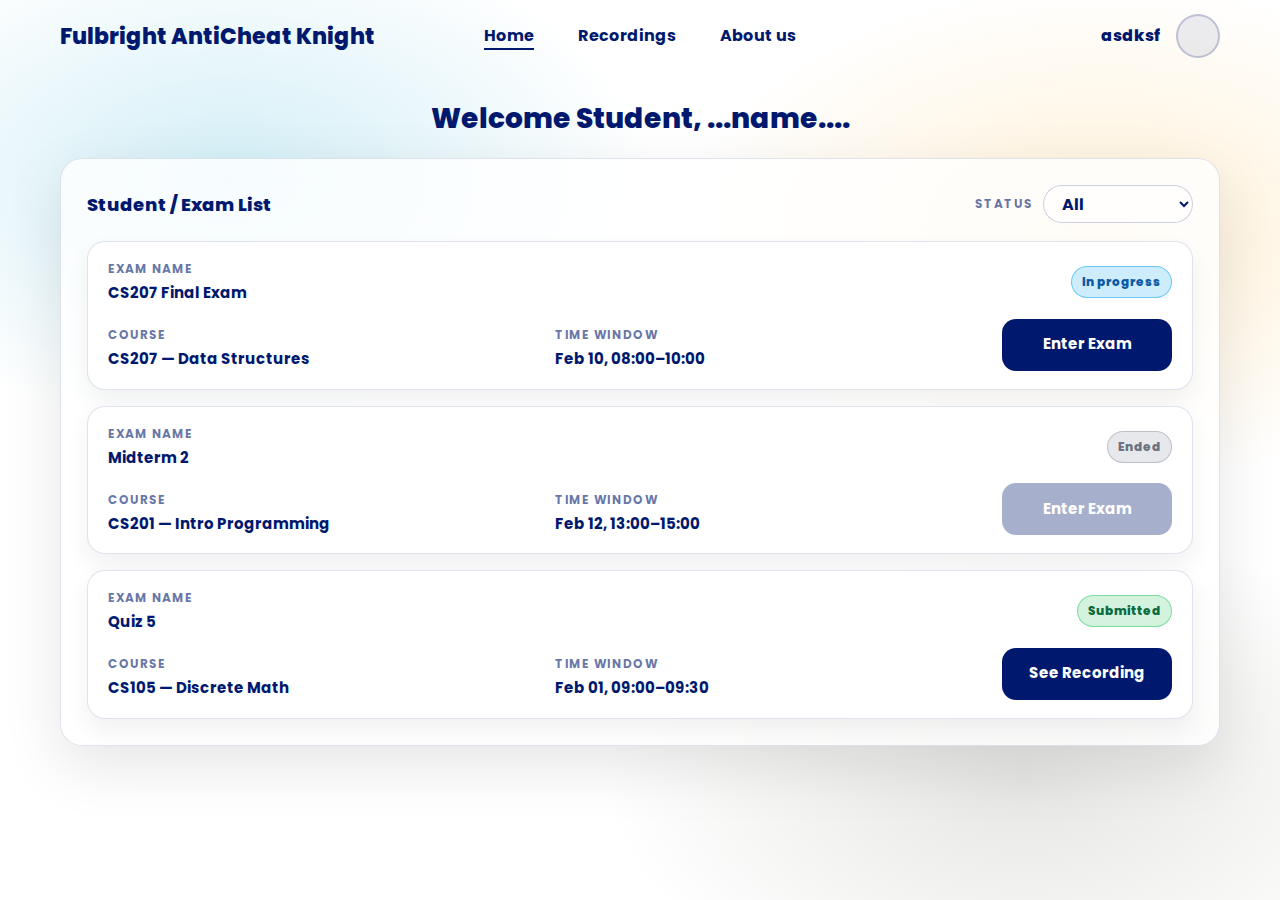
<file: index.html>
<!doctype html>
<html lang="en">
<head>
  <meta charset="UTF-8" />
  <meta name="viewport" content="width=device-width, initial-scale=1.0" />
  <title>Fulbright AntiCheat Knight — Home</title>

  <link href="https://fonts.googleapis.com/css2?family=Poppins:wght@400;500;600;700;800&display=swap" rel="stylesheet">
  <link rel="stylesheet" href="css/default.css">
  <link rel="stylesheet" href="css/index.css">
</head>
<body>
  <div class="page">
    <header class="nav">
      <div class="brand">Fulbright AntiCheat Knight</div>

      <nav class="nav-links">
        <a class="active" href="index.html">Home</a>
        <a href="recording.html">Recordings</a>
        <a href="About us.html">About us</a>
      </nav>

      <div class="user">
        <span class="user-name">asdksf</span>
        <span class="avatar" aria-hidden="true"></span>
      </div>
    </header>

    <main class="main">
      <div class="welcome">Welcome Student, <span class="name">...name...</span>.</div>

      <section class="frame" id="exams">
        <div class="frame-head">
          <div class="frame-title">Student / Exam List</div>
          <label class="filter">
            <span class="filter-label">Status</span>
            <select id="statusFilter" class="filter-select" aria-label="Filter by status">
              <option>All</option>
              <option>Not started</option>
              <option>In progress</option>
              <option>Ended</option>
              <option>Submitted</option>
            </select>
          </label>
        </div>

        <div class="cards">
          <article class="exam-card" data-status="In progress">
            <div class="exam-row">
              <div>
                <div class="label">Exam name</div>
                <div class="value">CS207 Final Exam</div>
              </div>
              <span class="badge in-progress">In progress</span>
            </div>
            <div class="exam-grid">
              <div>
                <div class="label">Course</div>
                <div class="value">CS207 — Data Structures</div>
              </div>
              <div>
                <div class="label">Time window</div>
                <div class="value">Feb 10, 08:00–10:00</div>
              </div>
              <div class="cta">
                <a class="primary-btn" href="record.html">Enter Exam</a>
              </div>
            </div>
          </article>

          <article class="exam-card" data-status="Ended">
            <div class="exam-row">
              <div>
                <div class="label">Exam name</div>
                <div class="value">Midterm 2</div>
              </div>
              <span class="badge ended">Ended</span>
            </div>
            <div class="exam-grid">
              <div>
                <div class="label">Course</div>
                <div class="value">CS201 — Intro Programming</div>
              </div>
              <div>
                <div class="label">Time window</div>
                <div class="value">Feb 12, 13:00–15:00</div>
              </div>
              <div class="cta">
                <button class="primary-btn" type="button" disabled>Enter Exam</button>
              </div>
            </div>
          </article>

          <article class="exam-card" data-status="Submitted">
            <div class="exam-row">
              <div>
                <div class="label">Exam name</div>
                <div class="value">Quiz 5</div>
              </div>
              <span class="badge submitted">Submitted</span>
            </div>
            <div class="exam-grid">
              <div>
                <div class="label">Course</div>
                <div class="value">CS105 — Discrete Math</div>
              </div>
              <div>
                <div class="label">Time window</div>
                <div class="value">Feb 01, 09:00–09:30</div>
              </div>
              <div class="cta">
                <a class="primary-btn" href="recording-view.html">See Recording</a>
              </div>
            </div>
          </article>
        </div>
      </section>
    </main>
  </div>

  <script>
    const statusFilter = document.getElementById("statusFilter");
    const cards = Array.from(document.querySelectorAll(".exam-card"));

    function applyFilter(){
      const value = statusFilter.value;
      cards.forEach((card) => {
        const status = card.getAttribute("data-status");
        const visible = value === "All" || value === status;
        card.style.display = visible ? "" : "none";
      });
    }

    statusFilter.addEventListener("change", applyFilter);
  </script>
</body>
</html>
</file>
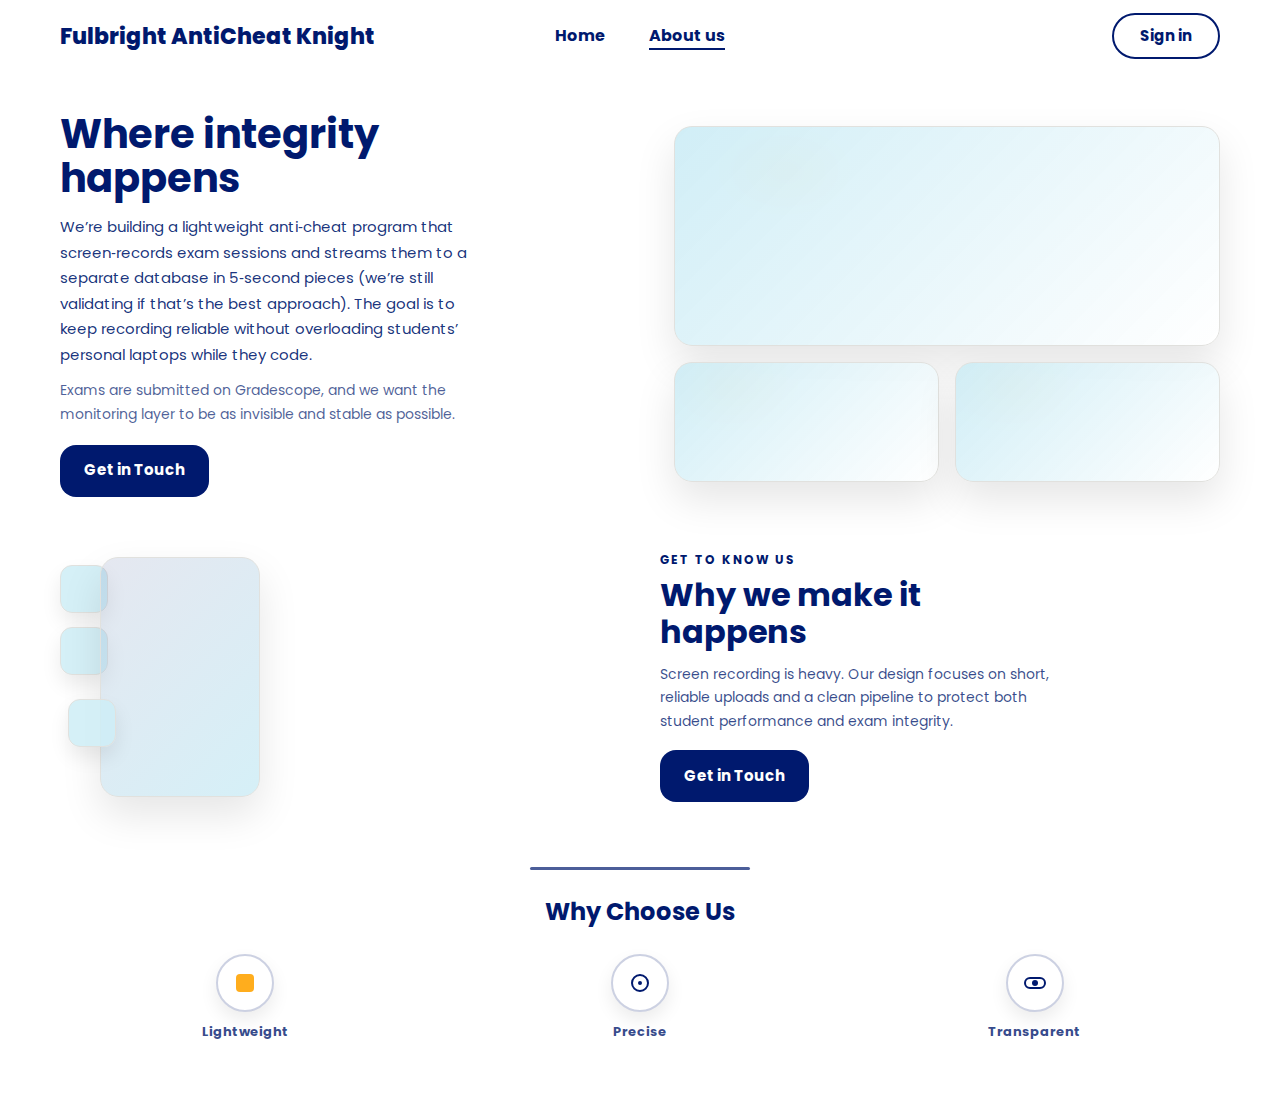
<file: About us.html>
<!doctype html>
<html lang="en">
<head>
  <meta charset="UTF-8" />
  <meta name="viewport" content="width=device-width, initial-scale=1.0" />
  <title>Fulbright AntiCheat Knight — About Us</title>

  <link href="https://fonts.googleapis.com/css2?family=Poppins:wght@400;500;600;700;800&display=swap" rel="stylesheet">
  <link rel="stylesheet" href="css/default.css">
  <link rel="stylesheet" href="css/about.css">
</head>
<body>
  <div class="page">
    <header class="nav">
      <div class="brand">Fulbright AntiCheat Knight</div>

      <nav class="nav-links">
        <a href="login.html">Home</a>
        <a class="active" href="#">About us</a>
      </nav>

      <a class="btn-outline" href="login.html">Sign in</a>
    </header>

    <main>
      <section class="hero">
        <div class="hero-text">
          <h1>Where integrity<br>happens</h1>
          <p class="lead">
            We’re building a lightweight anti‑cheat program that screen‑records exam sessions
            and streams them to a separate database in 5‑second pieces (we’re still validating
            if that’s the best approach). The goal is to keep recording reliable without
            overloading students’ personal laptops while they code.
          </p>
          <p class="sub">
            Exams are submitted on Gradescope, and we want the monitoring layer to be
            as invisible and stable as possible.
          </p>
          <button class="primary-btn">Get in Touch</button>
        </div>

        <div class="hero-grid">
          <div class="photo photo-lg"></div>
          <div class="photo-row">
            <div class="photo photo-sm"></div>
            <div class="photo photo-sm"></div>
          </div>
        </div>
      </section>

      <section class="split">
        <div class="stack">
          <div class="chip"></div>
          <div class="chip"></div>
          <div class="stack-card"></div>
          <div class="chip"></div>
        </div>

        <div class="split-text">
          <div class="kicker">GET TO KNOW US</div>
          <h2>Why we make it<br>happens</h2>
          <p>
            Screen recording is heavy. Our design focuses on short, reliable uploads and a
            clean pipeline to protect both student performance and exam integrity.
          </p>
          <button class="primary-btn">Get in Touch</button>
        </div>
      </section>

      <section class="why">
        <div class="rule"></div>
        <h3>Why Choose Us</h3>
        <div class="icons">
          <div class="icon-card">
            <div class="icon-circle">
              <span class="icon-dot"></span>
            </div>
            <div class="icon-text">Lightweight</div>
          </div>
          <div class="icon-card">
            <div class="icon-circle">
              <span class="icon-target"></span>
            </div>
            <div class="icon-text">Precise</div>
          </div>
          <div class="icon-card">
            <div class="icon-circle">
              <span class="icon-eye"></span>
            </div>
            <div class="icon-text">Transparent</div>
          </div>
        </div>
      </section>
    </main>
  </div>
</body>
</html>
</file>
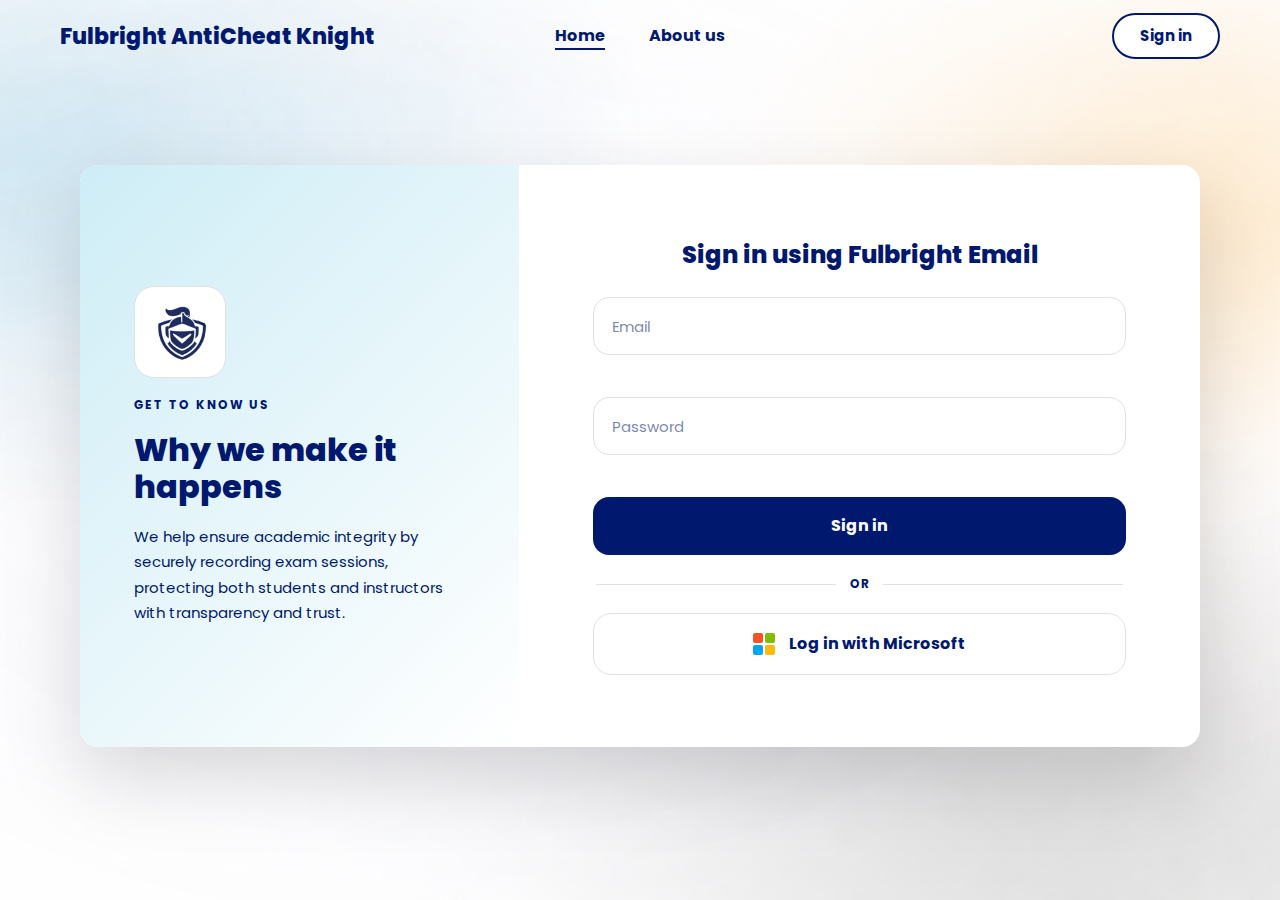
<file: login.html>
<!doctype html>
<html lang="en">
<head>
  <meta charset="UTF-8" />
  <meta name="viewport" content="width=device-width, initial-scale=1.0" />
  <title>Fulbright AntiCheat Knight — Sign in</title>

  <link href="https://fonts.googleapis.com/css2?family=Poppins:wght@400;500;600;700;800&display=swap" rel="stylesheet">
  <link rel="stylesheet" href="css/default.css">
  <link rel="stylesheet" href="css/login.css">
</head>
<body>
  <div class="page-overlay">
    <header class="nav">
      <div class="brand">Fulbright AntiCheat Knight</div>

      <nav class="nav-links">
        <a class="active" href="login.html">Home</a>
        <a href="About us.html">About us</a>
      </nav>

      <button class="btn-outline">Sign in</button>
    </header>

    <main class="wrap">
      <section class="card">
        <div class="left">
          <div class="mini-icon">
            <img src="img/logo.png" alt="">
          </div>

          <div class="kicker">GET TO KNOW US</div>
          <h2>Why we make it<br>happens</h2>

          <p>
            We help ensure academic integrity by securely recording exam sessions,
            protecting both students and instructors with transparency and trust.
          </p>
        </div>

        <div class="right">
          <h3>Sign in using Fulbright Email</h3>

          <div class="form">
            <div class="field-group">
              <input id="email" class="field" type="text" placeholder="Email">
              <div id="emailError" class="error-text"></div>
            </div>

            <div class="field-group">
              <input id="password" class="field" type="password" placeholder="Password">
              <div class="error-text"></div>
            </div>

            <button id="signInBtn" class="primary-btn" type="button">Sign in</button>

            <div class="divider">OR</div>

            <button class="ms-btn" type="button">
              <span class="ms-icon" aria-hidden="true">
                <span></span><span></span><span></span><span></span>
              </span>
              Log in with Microsoft
            </button>
          </div>
        </div>
      </section>
    </main>
  </div>

  <script>
    const email = document.getElementById("email");
    const error = document.getElementById("emailError");
    const signInBtn = document.getElementById("signInBtn");

    function isFulbrightEmail(v){
      const s = v.trim().toLowerCase();
      return s.includes("@") && (s.endsWith("fulbright.edu.vn") || s.endsWith("student.fulbright.edu.vn"));
    }

    function isStudentEmail(v){
      const s = v.trim().toLowerCase();
      return s.endsWith("student.fulbright.edu.vn");
    }

    email.addEventListener("input", () => {
      const value = email.value.trim();
      if (!value) {
        error.textContent = "";
      } else if (!isFulbrightEmail(value)) {
        error.textContent = "Please use your Fulbright email.";
      } else {
        error.textContent = "";
      }
    });

    signInBtn.addEventListener("click", () => {
      const value = email.value.trim();
      if (!value) {
        error.textContent = "Please enter your Fulbright email.";
        return;
      }
      if (!isFulbrightEmail(value)) {
        error.textContent = "Please use your Fulbright email.";
        return;
      }
      const target = isStudentEmail(value) ? "index.html" : "prof-home.html";
      window.location.href = target;
    });
  </script>
</body>
</html>
</file>
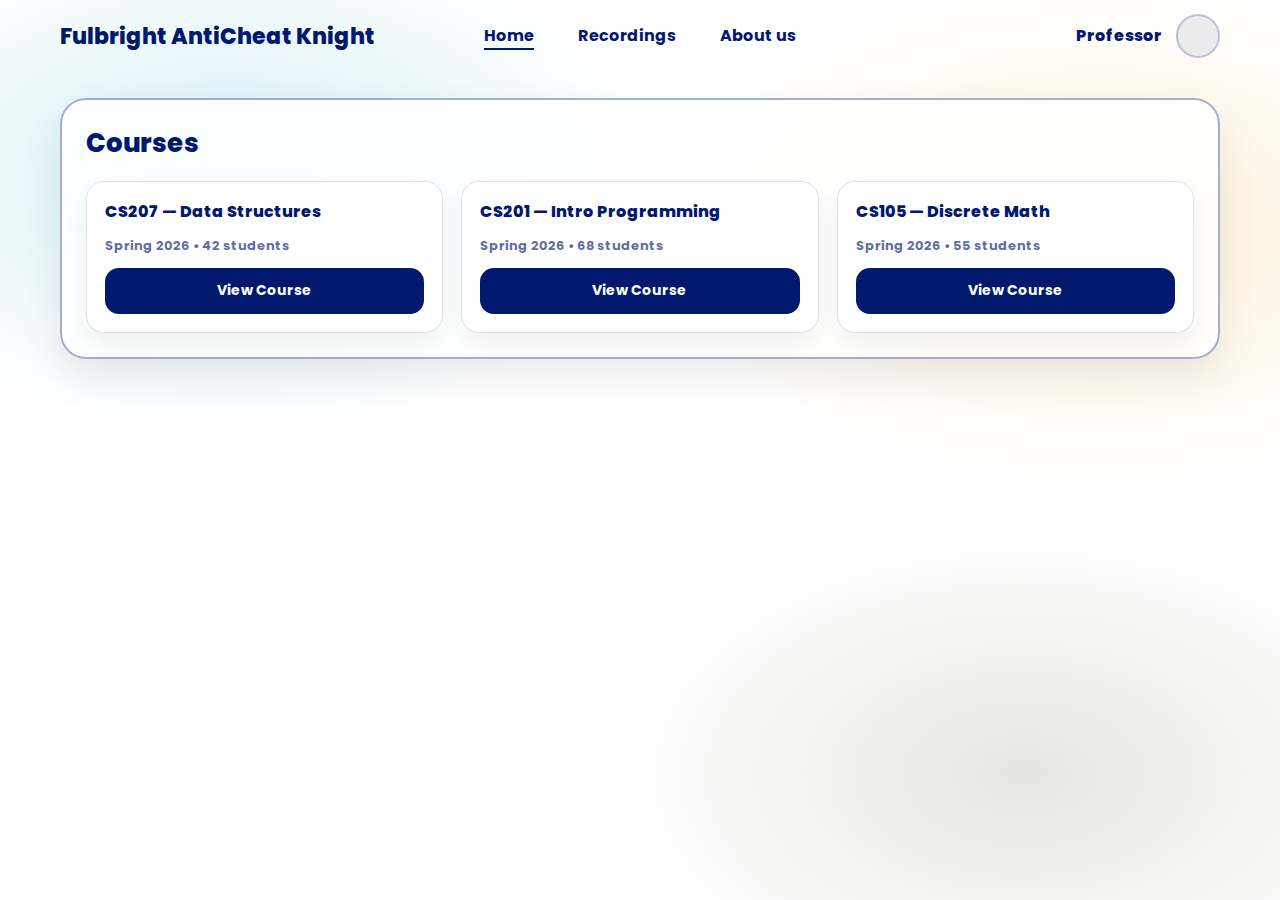
<file: prof-home.html>
<!doctype html>
<html lang="en">
<head>
  <meta charset="UTF-8" />
  <meta name="viewport" content="width=device-width, initial-scale=1.0" />
  <title>Fulbright AntiCheat Knight — Professor Home</title>
  <link href="https://fonts.googleapis.com/css2?family=Poppins:wght@400;500;600;700;800&display=swap" rel="stylesheet">
  <link rel="stylesheet" href="css/default.css">
  <link rel="stylesheet" href="css/prof-home.css">
</head>
<body>
  <header class="nav">
    <div class="brand">Fulbright AntiCheat Knight</div>
    <nav class="nav-links">
      <a class="active" href="prof-home.html">Home</a>
      <a href="prof-recordings.html">Recordings</a>
      <a href="About us.html">About us</a>
    </nav>
    <div class="user">
      <span class="user-name">Professor</span>
      <span class="avatar" aria-hidden="true"></span>
    </div>
  </header>

  <main class="main">
    <section class="frame">
      <div class="page-title">Courses</div>
      <div class="cards">
        <article class="course-card">
          <div class="course-title">CS207 — Data Structures</div>
          <div class="course-meta">Spring 2026 • 42 students</div>
          <a class="primary-btn" href="prof-course.html">View Course</a>
        </article>
        <article class="course-card">
          <div class="course-title">CS201 — Intro Programming</div>
          <div class="course-meta">Spring 2026 • 68 students</div>
          <a class="primary-btn" href="prof-course.html">View Course</a>
        </article>
        <article class="course-card">
          <div class="course-title">CS105 — Discrete Math</div>
          <div class="course-meta">Spring 2026 • 55 students</div>
          <a class="primary-btn" href="prof-course.html">View Course</a>
        </article>
      </div>
    </section>
  </main>
</body>
</html>
</file>
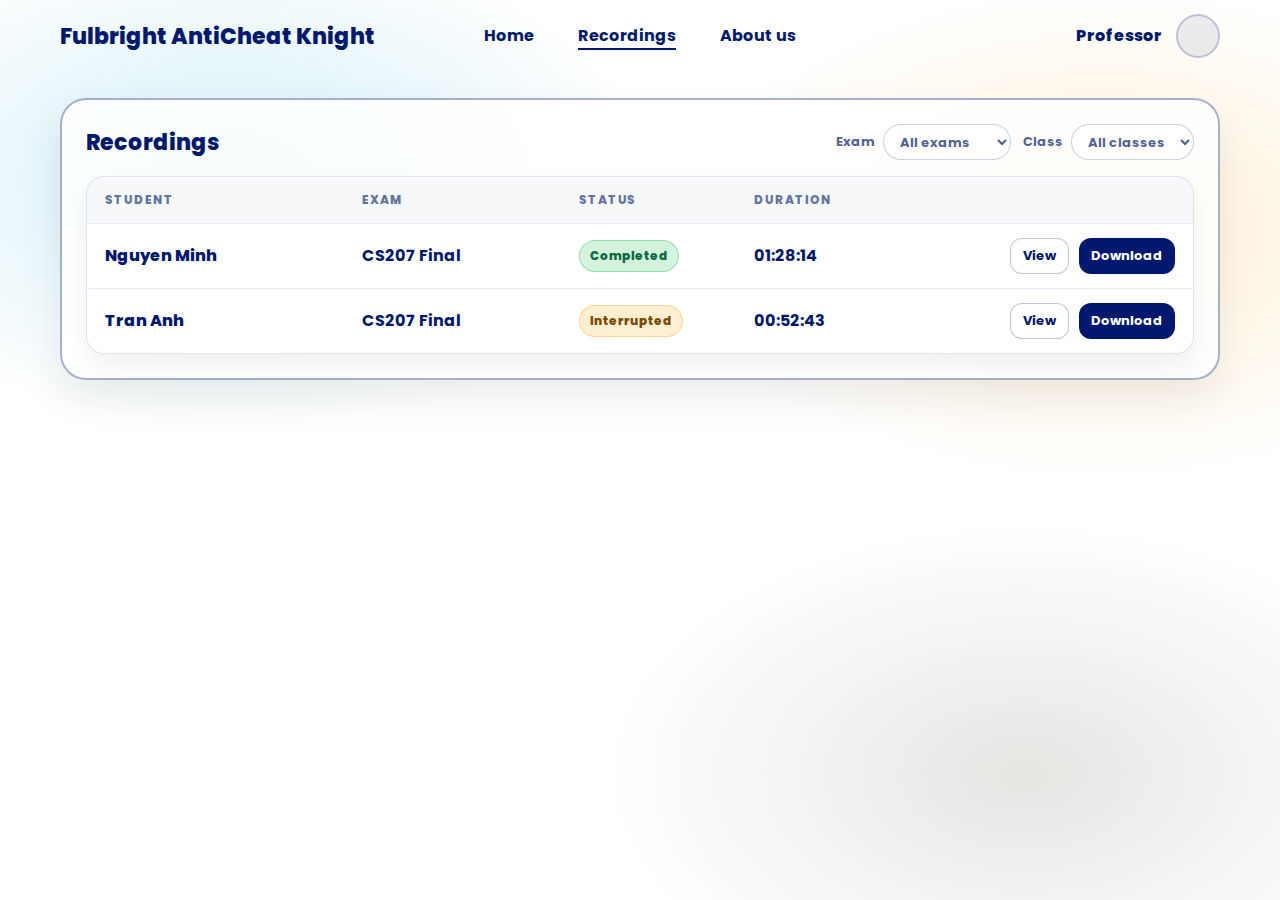
<file: prof-recordings.html>
<!doctype html>
<html lang="en">
<head>
  <meta charset="UTF-8" />
  <meta name="viewport" content="width=device-width, initial-scale=1.0" />
  <title>Fulbright AntiCheat Knight — Recordings</title>
  <link href="https://fonts.googleapis.com/css2?family=Poppins:wght@400;500;600;700;800&display=swap" rel="stylesheet">
  <link rel="stylesheet" href="css/default.css">
  <link rel="stylesheet" href="css/prof-recordings.css">
</head>
<body>
  <header class="nav">
    <div class="brand">Fulbright AntiCheat Knight</div>
    <nav class="nav-links">
      <a href="prof-home.html">Home</a>
      <a class="active" href="prof-recordings.html">Recordings</a>
      <a href="About us.html">About us</a>
    </nav>
    <div class="user">
      <span class="user-name">Professor</span>
      <span class="avatar" aria-hidden="true"></span>
    </div>
  </header>

  <main class="main">
    <section class="frame">
      <div class="head">
        <div class="page-title">Recordings</div>
        <div class="filters">
          <label><span>Exam</span>
            <select><option>All exams</option><option>CS207 Final</option><option>Midterm 2</option></select>
          </label>
          <label><span>Class</span>
            <select><option>All classes</option><option>CS207</option><option>CS201</option></select>
          </label>
        </div>
      </div>

      <div class="table">
        <div class="table-head">
          <div>Student</div><div>Exam</div><div>Status</div><div>Duration</div><div></div>
        </div>
        <div class="table-row">
          <div class="strong">Nguyen Minh</div>
          <div>CS207 Final</div>
          <div class="status complete">Completed</div>
          <div>01:28:14</div>
          <div class="actions">
            <button class="ghost-btn view-btn" type="button">View</button>
            <button class="primary-btn" type="button">Download</button>
          </div>
        </div>
        <div class="table-row">
          <div class="strong">Tran Anh</div>
          <div>CS207 Final</div>
          <div class="status interrupted">Interrupted</div>
          <div>00:52:43</div>
          <div class="actions">
            <button class="ghost-btn view-btn" type="button">View</button>
            <button class="primary-btn" type="button">Download</button>
          </div>
        </div>
      </div>
    </section>
  </main>

  <div id="previewModal" class="modal" aria-hidden="true">
    <div class="modal-card" role="dialog" aria-modal="true" aria-labelledby="previewTitle">
      <div class="modal-head">
        <h3 id="previewTitle">Recording Preview</h3>
        <button id="closePreview" class="ghost-btn" type="button">Close</button>
      </div>
      <div class="preview-box">Preview player</div>
    </div>
  </div>

  <script>
    const modal = document.getElementById("previewModal");
    const closePreview = document.getElementById("closePreview");
    document.querySelectorAll(".view-btn").forEach(btn => {
      btn.addEventListener("click", () => {
        modal.classList.add("show");
        modal.setAttribute("aria-hidden", "false");
      });
    });
    closePreview.addEventListener("click", () => {
      modal.classList.remove("show");
      modal.setAttribute("aria-hidden", "true");
    });
  </script>
</body>
</html>
</file>
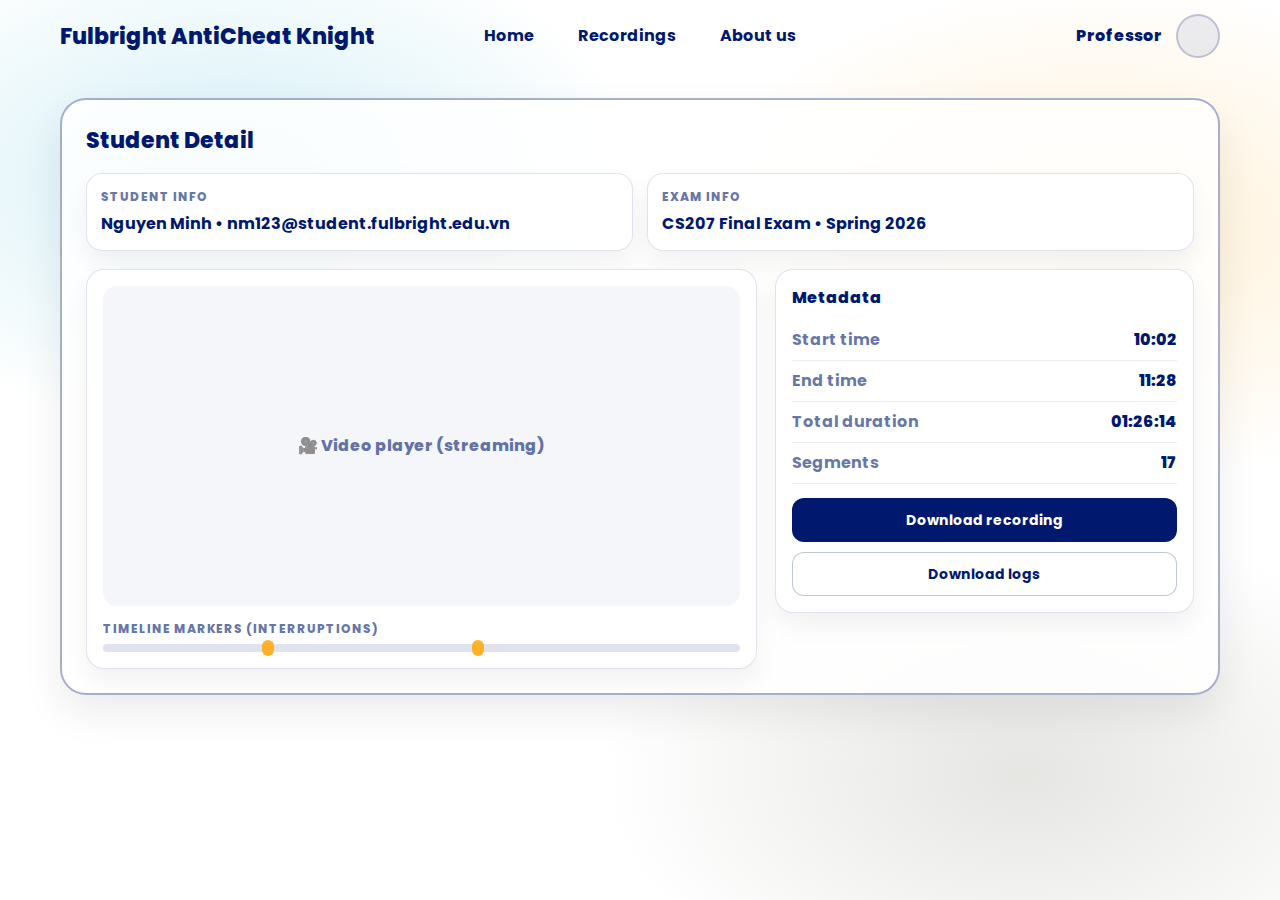
<file: prof-student.html>
<!doctype html>
<html lang="en">
<head>
  <meta charset="UTF-8" />
  <meta name="viewport" content="width=device-width, initial-scale=1.0" />
  <title>Fulbright AntiCheat Knight — Student Detail</title>
  <link href="https://fonts.googleapis.com/css2?family=Poppins:wght@400;500;600;700;800&display=swap" rel="stylesheet">
  <link rel="stylesheet" href="css/default.css">
  <link rel="stylesheet" href="css/prof-student.css">
</head>
<body>
  <header class="nav">
    <div class="brand">Fulbright AntiCheat Knight</div>
    <nav class="nav-links">
      <a href="prof-home.html">Home</a>
      <a href="prof-recordings.html">Recordings</a>
      <a href="About us.html">About us</a>
    </nav>
    <div class="user">
      <span class="user-name">Professor</span>
      <span class="avatar" aria-hidden="true"></span>
    </div>
  </header>

  <main class="main">
    <section class="frame">
      <div class="page-title">Student Detail</div>
      <div class="info">
        <div class="info-card">
          <div class="label">Student info</div>
          <div class="value">Nguyen Minh • nm123@student.fulbright.edu.vn</div>
        </div>
        <div class="info-card">
          <div class="label">Exam info</div>
          <div class="value">CS207 Final Exam • Spring 2026</div>
        </div>
      </div>

      <div class="content">
        <div class="video">
          <div class="video-box">🎥 Video player (streaming)</div>
          <div class="timeline">
            <div class="timeline-label">Timeline markers (interruptions)</div>
            <div class="timeline-bar">
              <span class="marker" style="left:25%"></span>
              <span class="marker" style="left:58%"></span>
            </div>
          </div>
        </div>

        <aside class="meta">
          <div class="meta-title">Metadata</div>
          <div class="meta-row"><div class="k">Start time</div><div class="v">10:02</div></div>
          <div class="meta-row"><div class="k">End time</div><div class="v">11:28</div></div>
          <div class="meta-row"><div class="k">Total duration</div><div class="v">01:26:14</div></div>
          <div class="meta-row"><div class="k">Segments</div><div class="v">17</div></div>
          <div class="meta-actions">
            <button class="primary-btn" type="button">Download recording</button>
            <button class="ghost-btn" type="button">Download logs</button>
          </div>
        </aside>
      </div>
    </section>
  </main>
</body>
</html>
</file>
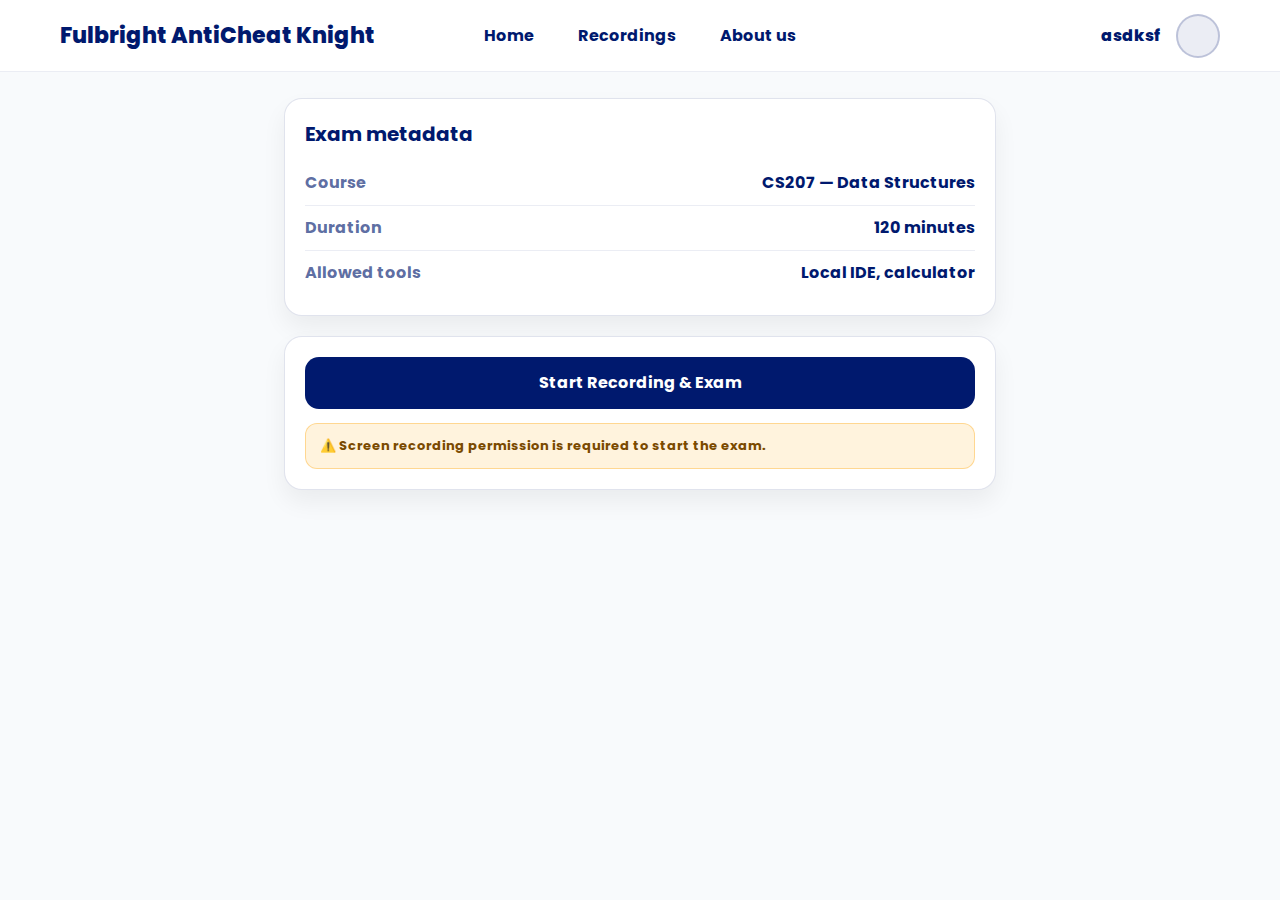
<file: record.html>
<!doctype html>
<html lang="en">
<head>
  <meta charset="UTF-8" />
  <meta name="viewport" content="width=device-width, initial-scale=1.0" />
  <title>Fulbright AntiCheat Knight — Record</title>

  <link href="https://fonts.googleapis.com/css2?family=Poppins:wght@400;500;600;700;800&display=swap" rel="stylesheet">
  <link rel="stylesheet" href="css/default.css">
  <link rel="stylesheet" href="css/record.css">
</head>
<body>
  <header class="nav">
    <div class="brand">Fulbright AntiCheat Knight</div>
    <nav class="nav-links">
      <a href="index.html">Home</a>
      <a href="recording.html">Recordings</a>
      <a href="About us.html">About us</a>
    </nav>
    <div class="user">
      <span class="user-name">asdksf</span>
      <span class="avatar" aria-hidden="true"></span>
    </div>
  </header>

  <header class="topbar">
    <div class="status">
      <span class="dot" aria-hidden="true"></span>
      <span class="label">Recording status:</span>
      <span id="recordingState" class="value">Not recording</span>
    </div>
    <div class="timer">
      <span class="label">Timer:</span>
      <span id="timerValue" class="value">00:00:00</span>
    </div>
    <div class="network">
      <span class="label">Network status:</span>
      <span id="networkValue" class="value">Online</span>
    </div>
  </header>

  <main class="layout">
    <div class="message-bar after-only">
      “Your screen is being recorded. Please do not close this tab.”
    </div>

    <section class="panel left">
      <h2>Exam metadata</h2>
      <div class="meta">
        <div class="row">
          <div class="k">Course</div>
          <div class="v" id="courseValue">CS207 — Data Structures</div>
        </div>
        <div class="row">
          <div class="k">Duration</div>
          <div class="v" id="durationValue">120 minutes</div>
        </div>
        <div class="row">
          <div class="k">Allowed tools</div>
          <div class="v" id="toolsValue">Local IDE, calculator</div>
        </div>
      </div>
    </section>

    <section class="panel right">
      <div class="actions start-only">
        <button id="startBtn" class="primary-btn" type="button">Start Recording &amp; Exam</button>
        <div id="warning" class="warning">
          ⚠️ Screen recording permission is required to start the exam.
        </div>
      </div>

      <div class="pdf-tab after-only">
        <div class="pdf-head">
          <a class="download-link" href="files/problem.pdf" download>
            <span class="dl-icon" aria-hidden="true"></span>
            Download Problem PDF
          </a>
        </div>
        <div class="pdf-preview">
          PDF preview goes here.
        </div>
      </div>
    </section>
  </main>

  <button id="stopBtn" class="stop-btn" type="button">Stop Recording</button>

  <div id="permissionModal" class="modal" aria-hidden="true">
    <div class="modal-card" role="dialog" aria-modal="true" aria-labelledby="permissionTitle">
      <h3 id="permissionTitle">Allow screen recording?</h3>
      <p>We need your permission to record your screen before starting the exam.</p>
      <div class="modal-actions">
        <button id="denyPermission" class="ghost-btn" type="button">Deny</button>
        <button id="allowPermission" class="primary-btn" type="button">Allow</button>
      </div>
    </div>
  </div>

  <div id="confirmModal" class="modal" aria-hidden="true">
    <div class="modal-card" role="dialog" aria-modal="true" aria-labelledby="confirmTitle">
      <h3 id="confirmTitle">Stop recording?</h3>
      <p>If you stop now, your recording will be saved and the exam will end.</p>
      <div class="modal-actions">
        <button id="cancelStop" class="ghost-btn" type="button">Cancel</button>
        <button id="confirmStop" class="danger-btn" type="button">Stop Recording</button>
      </div>
    </div>
  </div>

  <script>
    const startBtn = document.getElementById("startBtn");
    const stopBtn = document.getElementById("stopBtn");
    const warning = document.getElementById("warning");
    const recordingState = document.getElementById("recordingState");
    const timerValue = document.getElementById("timerValue");
    const networkValue = document.getElementById("networkValue");
    const confirmModal = document.getElementById("confirmModal");
    const cancelStop = document.getElementById("cancelStop");
    const confirmStop = document.getElementById("confirmStop");
    const permissionModal = document.getElementById("permissionModal");
    const allowPermission = document.getElementById("allowPermission");
    const denyPermission = document.getElementById("denyPermission");

    let timerId = null;
    let seconds = 0;
    let sessionId = null;
    let sessionStart = null;

    function formatTime(s){
      const h = String(Math.floor(s / 3600)).padStart(2, "0");
      const m = String(Math.floor((s % 3600) / 60)).padStart(2, "0");
      const sec = String(s % 60).padStart(2, "0");
      return `${h}:${m}:${sec}`;
    }

    function setRecordingState(isOn){
      recordingState.textContent = isOn ? "Recording" : "Not recording";
      document.body.classList.toggle("is-recording", isOn);
      stopBtn.style.display = isOn ? "block" : "none";
    }

    function startTimer(){
      if (timerId) return;
      timerId = setInterval(() => {
        seconds += 1;
        timerValue.textContent = formatTime(seconds);
        storeChunk();
      }, 1000);
    }

    function stopTimer(){
      clearInterval(timerId);
      timerId = null;
    }

    function storeChunk(){
      if (seconds % 5 !== 0 || !sessionId) return;
      const chunks = JSON.parse(localStorage.getItem("recordingChunks") || "[]");
      chunks.push({
        sessionId,
        time: formatTime(seconds),
        savedAt: new Date().toISOString(),
        status: "saved"
      });
      localStorage.setItem("recordingChunks", JSON.stringify(chunks));
    }

    function saveSession(){
      if (!sessionId || !sessionStart) return;
      const chunks = JSON.parse(localStorage.getItem("recordingChunks") || "[]");
      const count = chunks.filter(c => c.sessionId === sessionId).length;
      const sessions = JSON.parse(localStorage.getItem("recordingSessions") || "[]");
      sessions.unshift({
        id: sessionId,
        examName: "CS207 Final Exam",
        course: "CS207 — Data Structures",
        duration: formatTime(seconds),
        startAt: sessionStart,
        endAt: new Date().toISOString(),
        chunkCount: count
      });
      localStorage.setItem("recordingSessions", JSON.stringify(sessions));
    }

    startBtn.addEventListener("click", () => {
      permissionModal.classList.add("show");
      permissionModal.setAttribute("aria-hidden", "false");
    });

    denyPermission.addEventListener("click", () => {
      permissionModal.classList.remove("show");
      permissionModal.setAttribute("aria-hidden", "true");
      warning.style.display = "block";
    });

    allowPermission.addEventListener("click", () => {
      permissionModal.classList.remove("show");
      permissionModal.setAttribute("aria-hidden", "true");
      warning.style.display = "none";
      if (!sessionId) {
        sessionId = Date.now().toString();
        sessionStart = new Date().toISOString();
      }
      setRecordingState(true);
      startTimer();
    });

    stopBtn.addEventListener("click", () => {
      confirmModal.classList.add("show");
      confirmModal.setAttribute("aria-hidden", "false");
    });

    cancelStop.addEventListener("click", () => {
      confirmModal.classList.remove("show");
      confirmModal.setAttribute("aria-hidden", "true");
    });

    confirmStop.addEventListener("click", () => {
      confirmModal.classList.remove("show");
      confirmModal.setAttribute("aria-hidden", "true");
      saveSession();
      setRecordingState(false);
      stopTimer();
    });

    function updateNetwork(){
      const online = navigator.onLine;
      networkValue.textContent = online ? "Online" : "Offline";
      document.body.classList.toggle("offline", !online);
    }

    window.addEventListener("online", updateNetwork);
    window.addEventListener("offline", updateNetwork);
    updateNetwork();
    setRecordingState(false);
  </script>
</body>
</html>
</file>
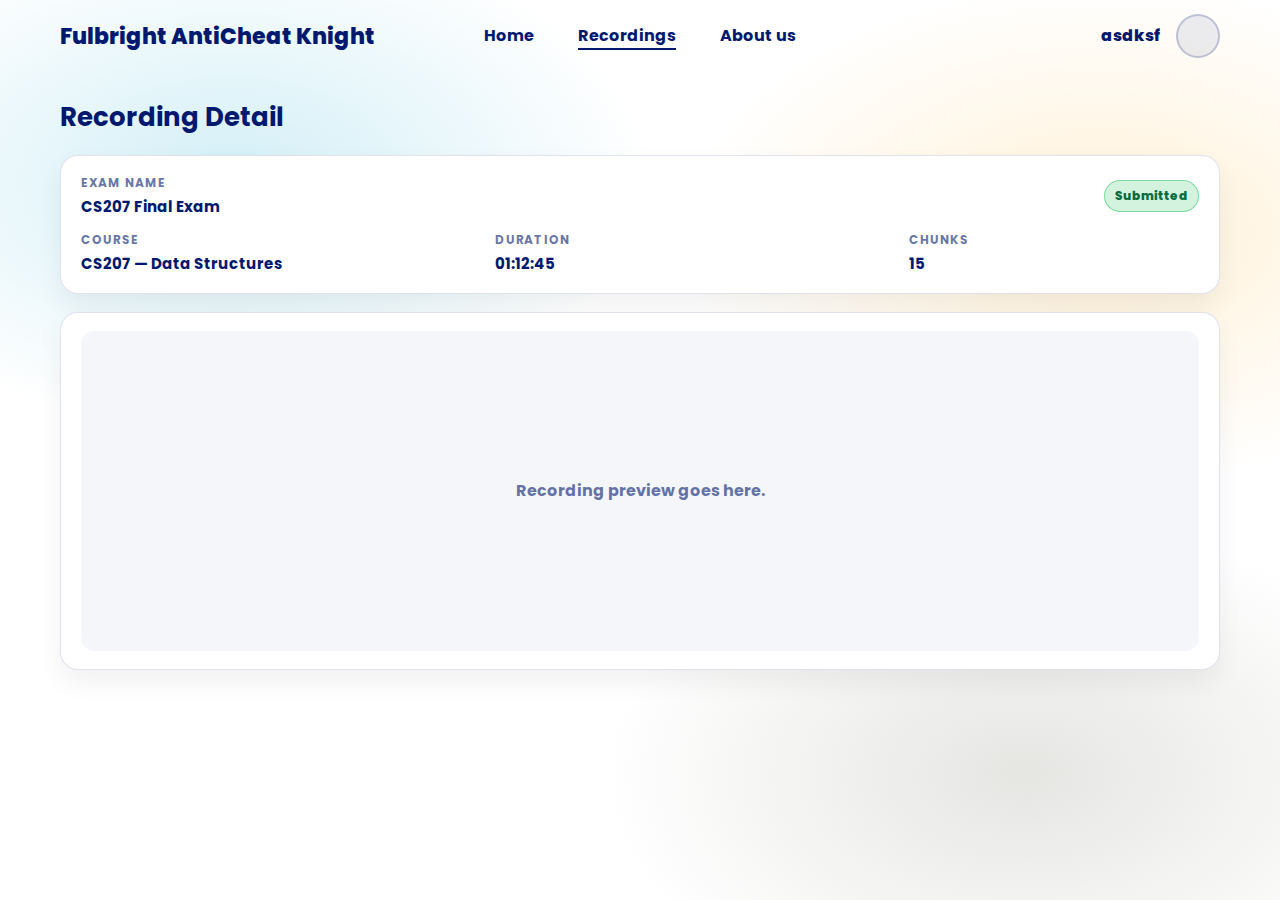
<file: recording-view.html>
<!doctype html>
<html lang="en">
<head>
  <meta charset="UTF-8" />
  <meta name="viewport" content="width=device-width, initial-scale=1.0" />
  <title>Fulbright AntiCheat Knight — Recording Detail</title>

  <link href="https://fonts.googleapis.com/css2?family=Poppins:wght@400;500;600;700;800&display=swap" rel="stylesheet">
  <link rel="stylesheet" href="css/default.css">
  <link rel="stylesheet" href="css/recording-view.css">
</head>
<body>
  <header class="nav">
    <div class="brand">Fulbright AntiCheat Knight</div>
    <nav class="nav-links">
      <a href="index.html">Home</a>
      <a class="active" href="recording.html">Recordings</a>
      <a href="About us.html">About us</a>
    </nav>
    <div class="user">
      <span class="user-name">asdksf</span>
      <span class="avatar" aria-hidden="true"></span>
    </div>
  </header>

  <main class="main">
    <h1>Recording Detail</h1>

    <section class="detail-card">
      <div class="row">
        <div>
          <div class="label">Exam name</div>
          <div class="value" id="examName">CS207 Final Exam</div>
        </div>
        <span class="badge">Submitted</span>
      </div>

      <div class="grid">
        <div>
          <div class="label">Course</div>
          <div class="value" id="courseName">CS207 — Data Structures</div>
        </div>
        <div>
          <div class="label">Duration</div>
          <div class="value" id="durationValue">01:12:45</div>
        </div>
        <div>
          <div class="label">Chunks</div>
          <div class="value" id="chunkCount">15</div>
        </div>
      </div>
    </section>

    <section class="player">
      <div class="player-box">Recording preview goes here.</div>
    </section>
  </main>

  <script>
    const params = new URLSearchParams(window.location.search);
    const examName = params.get("examName") || "CS207 Final Exam";
    const course = params.get("course") || "CS207 — Data Structures";
    const duration = params.get("duration") || "01:12:45";
    const chunks = params.get("chunks") || "15";

    document.getElementById("examName").textContent = examName;
    document.getElementById("courseName").textContent = course;
    document.getElementById("durationValue").textContent = duration;
    document.getElementById("chunkCount").textContent = chunks;
  </script>
</body>
</html>
</file>
<file: css/default.css>
:root{
  --navy:#00196E;
  --yellow:#FFAD1D;
  --lightblue:#CEEDF6;
  --gray:#E1E1DE;
  --white:#FFFFFF;
  --danger:#dc2626;

  --gap:18px;
  --inputH:58px;
  --radius:18px;
}

*,
*::before,
*::after{
  box-sizing:border-box;
  margin:0;
  padding:0;
}

html,body{ height:100%; }
html{ scroll-behavior:smooth; }

body{
  line-height:1.5;
  -webkit-font-smoothing:antialiased;
  text-rendering:optimizeLegibility;
  animation: fadeIn .35s ease;
}

img,svg,video,canvas{
  display:block;
  max-width:100%;
  height:auto;
}

button,input,select,textarea{
  font:inherit;
  color:inherit;
}

a{ color:inherit; text-decoration:none; }

a,button{
  transition: color .2s ease, background-color .2s ease, border-color .2s ease,
    box-shadow .2s ease, transform .15s ease;
}

button:active{ transform: translateY(1px); }

@keyframes fadeIn{
  from{ opacity:0; }
  to{ opacity:1; }
}
</file>
<file: css/index.css>
body{
  font-family:'Poppins', sans-serif;
  color:var(--navy);
  background:
    radial-gradient(700px 420px at 18% 20%, rgba(206,237,246,0.9), transparent 60%),
    radial-gradient(700px 420px at 86% 26%, rgba(255,173,29,0.18), transparent 60%),
    radial-gradient(700px 420px at 80% 86%, rgba(225,225,222,0.85), transparent 60%),
    #fff;
}

.page{ min-height:100%; }

.nav{
  height:72px;
  display:grid;
  grid-template-columns: 1fr auto 1fr;
  align-items:center;
  padding:0 60px;
}

.brand{
  justify-self:start;
  font-weight:800;
  font-size:22px;
  color:var(--navy);
  white-space:nowrap;
}

.nav-links{
  justify-self:center;
  display:flex;
  align-items:center;
  gap:44px;
  font-size:16px;
  font-weight:700;
}

.nav-links a{ color:var(--navy); }
.nav-links a.active{
  text-decoration:underline;
  text-underline-offset:7px;
  text-decoration-thickness:2px;
}

.user{
  justify-self:end;
  display:flex;
  align-items:center;
  gap:14px;
  font-weight:800;
  font-size:16px;
}
.avatar{
  width:44px;
  height:44px;
  border-radius:999px;
  border:2px solid rgba(0,25,110,.2);
  background:rgba(0,25,110,.08);
}

.main{ padding: 26px 60px 70px; }

.welcome{
  font-size:28px;
  font-weight:800;
  margin-bottom:18px;
  text-align:center;
}

.frame{
  background:rgba(255,255,255,0.8);
  border:1px solid rgba(0,25,110,0.12);
  border-radius:22px;
  padding:26px;
  box-shadow:0 20px 60px rgba(0,0,0,.10);
}

.frame-head{
  display:flex;
  align-items:center;
  justify-content:space-between;
  margin-bottom:18px;
}

.frame-title{
  font-size:18px;
  font-weight:800;
}

.filter{
  display:flex;
  align-items:center;
  gap:10px;
  font-weight:700;
}
.filter-label{
  font-size:12px;
  letter-spacing:.08em;
  text-transform:uppercase;
  color:rgba(0,25,110,.6);
}
.filter-select{
  height:38px;
  padding:0 14px;
  border-radius:999px;
  border:1px solid rgba(0,25,110,.2);
  background:rgba(255,255,255,0.6);
  font-weight:700;
  cursor:pointer;
}

.cards{
  display:grid;
  gap:16px;
}

.exam-card{
  background:#fff;
  border:1px solid rgba(0,25,110,.12);
  border-radius:18px;
  padding:18px 20px;
  box-shadow:0 12px 26px rgba(0,0,0,.06);
}

.exam-row{
  display:flex;
  align-items:center;
  justify-content:space-between;
  margin-bottom:14px;
}

.label{
  font-size:12px;
  font-weight:700;
  color:rgba(0,25,110,.6);
  text-transform:uppercase;
  letter-spacing:.06em;
  margin-bottom:4px;
}

.value{
  font-size:15px;
  font-weight:700;
}

.exam-grid{
  display:grid;
  grid-template-columns: 1.1fr 1.1fr auto;
  gap:16px;
  align-items:end;
}

.cta{ justify-self:end; }

.primary-btn{
  height:52px;
  min-width:170px;
  border-radius:14px;
  background:var(--navy);
  color:var(--white);
  font-size:15px;
  font-weight:700;
  border:none;
  cursor:pointer;
  padding:0 22px;
  text-align:center;
  display:inline-flex;
  align-items:center;
  justify-content:center;
  text-decoration:none;
}

.primary-btn:disabled{
  background:rgba(0,25,110,.35);
  cursor:not-allowed;
}

.badge{
  font-size:12px;
  font-weight:800;
  padding:6px 10px;
  border-radius:999px;
  border:1px solid transparent;
}
.not-started{
  color:#7a4a00;
  background:rgba(255,173,29,0.25);
  border-color:rgba(255,173,29,0.5);
}
.in-progress{
  color:#0b5aa5;
  background:rgba(5,166,240,0.2);
  border-color:rgba(5,166,240,0.5);
}
.submitted{
  color:#0a6b3f;
  background:rgba(34,197,94,0.2);
  border-color:rgba(34,197,94,0.5);
}
.ended{
  color:#6b7280;
  background:rgba(107,114,128,0.16);
  border-color:rgba(107,114,128,0.35);
}

@media (max-width:980px){
  .nav{ padding:0 18px; grid-template-columns:auto 1fr auto; }
  .main{ padding:18px; }
  .frame-head{ flex-direction:column; align-items:flex-start; gap:10px; }
  .exam-grid{ grid-template-columns:1fr; }
  .cta{ justify-self:start; }
}
</file>
<file: css/about.css>
body{
  font-family:'Poppins', sans-serif;
  color:var(--navy);
  background:var(--white);
}

.page{ min-height:100%; }

.nav{
  height:72px;
  display:grid;
  grid-template-columns: 1fr auto 1fr;
  align-items:center;
  padding:0 60px;
}
.brand{
  justify-self:start;
  font-weight:800;
  font-size:22px;
  color:var(--navy);
  white-space:nowrap;
}
.nav-links{
  justify-self:center;
  display:flex;
  align-items:center;
  gap:44px;
  font-size:16px;
  font-weight:700;
}
.nav-links a{ color:var(--navy); }
.nav-links a.active{
  text-decoration:underline;
  text-underline-offset:7px;
  text-decoration-thickness:2px;
}
.btn-outline{
  justify-self:end;
  border:2px solid var(--navy);
  background:var(--white);
  color:var(--navy);
  padding:10px 26px;
  border-radius:999px;
  font-weight:700;
  font-size:15px;
  cursor:pointer;
}
.primary-btn{
  height:52px;
  border-radius:16px;
  background:var(--navy);
  color:var(--white);
  font-size:15px;
  font-weight:700;
  border:none;
  cursor:pointer;
  padding:0 24px;
}

.hero{
  display:grid;
  grid-template-columns: 1.05fr 1fr;
  gap:40px;
  align-items:center;
  padding:40px 60px 10px;
}
.hero-text h1{
  font-size:40px;
  line-height:1.1;
  margin-bottom:14px;
}
.lead{
  font-size:15px;
  line-height:1.7;
  max-width:46ch;
  margin-bottom:12px;
  color:rgba(0,25,110,.9);
}
.sub{
  font-size:14px;
  line-height:1.7;
  max-width:46ch;
  margin-bottom:18px;
  color:rgba(0,25,110,.7);
}

.hero-grid{
  display:flex;
  flex-direction:column;
  gap:16px;
}
.photo{
  border-radius:18px;
  border:1px solid var(--gray);
  background:
    linear-gradient(135deg, rgba(206,237,246,0.95), rgba(255,255,255,0.85)),
    radial-gradient(120px 80px at 20% 20%, rgba(255,173,29,0.35), transparent 60%);
  box-shadow:0 18px 40px rgba(0,0,0,.10);
}
.photo-lg{ height:220px; }
.photo-row{
  display:grid;
  grid-template-columns:1fr 1fr;
  gap:16px;
}
.photo-sm{ height:120px; }

.split{
  display:grid;
  grid-template-columns: 1fr 1fr;
  gap:40px;
  align-items:center;
  padding:40px 60px 20px;
}
.stack{
  position:relative;
  height:260px;
}
.stack-card{
  position:absolute;
  left:40px;
  top:10px;
  width:160px;
  height:240px;
  border-radius:18px;
  border:1px solid var(--gray);
  background:linear-gradient(135deg, rgba(0,25,110,0.10), rgba(206,237,246,0.85));
  box-shadow:0 18px 40px rgba(0,0,0,.10);
}
.chip{
  position:absolute;
  width:48px;
  height:48px;
  border-radius:12px;
  border:1px solid var(--gray);
  background:rgba(206,237,246,0.85);
  box-shadow:0 10px 20px rgba(0,0,0,.08);
}
.chip:nth-child(1){ left:0; top:18px; }
.chip:nth-child(2){ left:0; top:80px; }
.chip:nth-child(4){ left:8px; top:152px; }

.split-text .kicker{
  font-size:12px;
  font-weight:700;
  letter-spacing:.12em;
  text-transform:uppercase;
  color:var(--navy);
  margin-bottom:8px;
}
.split-text h2{
  font-size:32px;
  line-height:1.15;
  margin-bottom:12px;
}
.split-text p{
  font-size:14px;
  line-height:1.7;
  max-width:44ch;
  margin-bottom:16px;
  color:rgba(0,25,110,.78);
}

.why{
  padding:40px 60px 60px;
  text-align:center;
}
.rule{
  height:3px;
  background:rgba(0,25,110,.7);
  margin:0 auto 24px;
  max-width:220px;
  border-radius:999px;
}
.why h3{
  font-size:24px;
  margin-bottom:24px;
}
.icons{
  display:grid;
  grid-template-columns: repeat(3, minmax(120px, 1fr));
  gap:24px;
  align-items:center;
}
.icon-card{
  display:flex;
  flex-direction:column;
  align-items:center;
  gap:10px;
}
.icon-circle{
  width:58px;
  height:58px;
  border-radius:999px;
  border:2px solid rgba(0,25,110,.2);
  display:grid;
  place-items:center;
  box-shadow:0 8px 18px rgba(0,0,0,.08);
}
.icon-text{
  font-size:13px;
  font-weight:700;
  color:rgba(0,25,110,.8);
}
.icon-dot{
  width:18px;
  height:18px;
  border-radius:4px;
  background:var(--yellow);
}
.icon-target{
  width:18px;
  height:18px;
  border-radius:999px;
  border:2px solid var(--navy);
  position:relative;
}
.icon-target::after{
  content:"";
  position:absolute;
  inset:5px;
  border-radius:999px;
  border:2px solid var(--navy);
}
.icon-eye{
  width:22px;
  height:12px;
  border-radius:12px;
  border:2px solid var(--navy);
  position:relative;
}
.icon-eye::after{
  content:"";
  position:absolute;
  width:6px;
  height:6px;
  border-radius:999px;
  background:var(--navy);
  left:50%;
  top:50%;
  transform:translate(-50%,-50%);
}

@media (max-width:980px){
  .nav{ padding:0 18px; grid-template-columns: auto 1fr auto; }
  .hero, .split{ grid-template-columns:1fr; padding:32px 18px; }
  .hero-grid{ order:-1; }
  .why{ padding:32px 18px 50px; }
  .icons{ grid-template-columns:1fr; }
}
</file>
<file: css/login.css>
body{
  font-family:'Poppins', sans-serif;
  background-image:url("../img/background.png");
  background-size:cover;
  background-position:center;
  background-repeat:no-repeat;
  color:var(--navy);
}

.page-overlay{
  min-height:100%;
  display:flex;
  flex-direction:column;
}

.nav{
  height:72px;
  display:grid;
  grid-template-columns: 1fr auto 1fr;
  align-items:center;
  padding:0 60px;
}

.brand{
  justify-self:start;
  font-weight:800;
  font-size:22px;
  color:var(--navy);
  white-space:nowrap;
}

.nav-links{
  justify-self:center;
  display:flex;
  align-items:center;
  gap:44px;
  font-size:16px;
  font-weight:700;
}

.nav-links a{ color:var(--navy); }
.nav-links a.active{
  text-decoration:underline;
  text-underline-offset:7px;
  text-decoration-thickness:2px;
}

.btn-outline{
  justify-self:end;
  border:2px solid var(--navy);
  background:var(--white);
  color:var(--navy);
  padding:10px 26px;
  border-radius:999px;
  font-weight:700;
  font-size:15px;
  cursor:pointer;
}

.wrap{
  flex:1;
  display:flex;
  justify-content:center;
  align-items:center;
  padding:10px 40px 70px;
}

.card{
  width:min(1120px,100%);
  min-height:560px;
  border-radius: var(--radius);
  background:var(--white);
  box-shadow:0 30px 80px rgba(0,0,0,.15);
  display:grid;
  grid-template-columns:1fr 1.55fr;
  overflow:hidden;
}

.left{
  padding:60px 54px;
  background:linear-gradient(135deg, var(--lightblue), var(--white));
  display:flex;
  flex-direction:column;
  justify-content:center;
  gap:18px;
}

.mini-icon{
  width:92px;
  height:92px;
  border-radius:20px;
  display:grid;
  place-items:center;
  background:var(--white);
  border:1px solid var(--gray);
}

.mini-icon img{ width:58px; }

.kicker{
  font-size:12px;
  font-weight:700;
  letter-spacing:.12em;
  text-transform:uppercase;
  color:var(--navy);
}

.left h2{
  margin:0;
  font-size:32px;
  font-weight:800;
  line-height:1.15;
  color:var(--navy);
}

.left p{
  margin:0;
  font-size:15px;
  line-height:1.7;
  max-width:320px;
}

.right{
  padding:72px 74px;
  display:flex;
  flex-direction:column;
  justify-content:center;
  gap: var(--gap);
}

.right h3{
  margin:0;
  font-size:24px;
  font-weight:800;
  text-align:center;
  color:var(--navy);
}

.form{
  display:flex;
  flex-direction:column;
  gap: var(--gap);
  margin-top: 6px;
}

.field-group{
  display:flex;
  flex-direction:column;
  gap:6px;
}

.field{
  height: var(--inputH);
  border-radius:16px;
  border:1px solid var(--gray);
  padding:0 18px;
  font-size:15px;
  outline:none;
  color:var(--navy);
  background:var(--white);
}

.field::placeholder{ color:rgba(0,25,110,.55); }

.error-text{
  font-size:13px;
  font-weight:600;
  color:var(--danger);
  min-height:18px;
}

.primary-btn{
  height: var(--inputH);
  border-radius:16px;
  background:var(--navy);
  color:var(--white);
  font-size:16px;
  font-weight:700;
  border:none;
  cursor:pointer;
}

.divider{
  display:flex;
  align-items:center;
  gap:14px;
  font-size:12px;
  font-weight:700;
  justify-content:center;
  color:var(--navy);
  margin: 2px 0;
}

.divider::before,
.divider::after{
  content:"";
  flex:1;
  height:1px;
  background:var(--gray);
  max-width:240px;
}

.ms-btn{
  height:62px;
  border-radius:18px;
  border:1px solid var(--gray);
  background:var(--white);
  display:flex;
  align-items:center;
  justify-content:center;
  gap:14px;
  font-weight:700;
  font-size:16px;
  cursor:pointer;
}

.ms-icon{
  width:22px;
  height:22px;
  display:grid;
  grid-template-columns:1fr 1fr;
  gap:2px;
}

.ms-icon span{ border-radius:2px; }
.ms-icon span:nth-child(1){background:#f35325}
.ms-icon span:nth-child(2){background:#81bc06}
.ms-icon span:nth-child(3){background:#05a6f0}
.ms-icon span:nth-child(4){background:#ffba08}

@media (max-width:980px){
  .nav{ padding:0 18px; grid-template-columns: auto 1fr auto; }
  .card{ grid-template-columns:1fr; }
  .right,.left{ padding:40px 28px; }
  .right h3{ text-align:left; }
  .divider{ justify-content:flex-start; }
  .divider::before, .divider::after{ max-width:none; }
}
</file>
<file: css/prof-home.css>
body{
  font-family:'Poppins', sans-serif;
  color:var(--navy);
  background:
    radial-gradient(700px 420px at 18% 20%, rgba(206,237,246,0.9), transparent 60%),
    radial-gradient(700px 420px at 86% 26%, rgba(255,173,29,0.18), transparent 60%),
    radial-gradient(700px 420px at 80% 86%, rgba(225,225,222,0.85), transparent 60%),
    #fff;
}
.nav{
  height:72px; display:grid; grid-template-columns: 1fr auto 1fr; align-items:center; padding:0 60px;
}
.brand{ justify-self:start; font-weight:800; font-size:22px; color:var(--navy); white-space:nowrap; }
.nav-links{
  justify-self:center; display:flex; align-items:center; gap:44px; font-size:16px; font-weight:700;
}
.nav-links a{ color:var(--navy); }
.nav-links a.active{
  text-decoration:underline; text-underline-offset:7px; text-decoration-thickness:2px;
}
.user{
  justify-self:end; display:flex; align-items:center; gap:14px; font-weight:800; font-size:16px;
}
.avatar{
  width:44px;height:44px;border-radius:999px;border:2px solid rgba(0,25,110,.2);
  background:rgba(0,25,110,.08);
}
.main{ padding: 26px 60px 70px; }
.frame{
  background:rgba(255,255,255,0.85);
  border:2px solid rgba(0,25,110,.35);
  border-radius:26px;
  padding:24px;
  box-shadow:0 18px 40px rgba(0,0,0,.08);
}
.page-title{ font-size:26px; font-weight:800; margin-bottom:18px; }
.cards{ display:grid; grid-template-columns: repeat(3, minmax(220px, 1fr)); gap:18px; }
.course-card{
  background:#fff; border:1px solid rgba(0,25,110,.12); border-radius:18px; padding:18px;
  box-shadow:0 12px 26px rgba(0,0,0,.06); display:flex; flex-direction:column; gap:12px;
}
.course-title{ font-size:16px; font-weight:800; }
.course-meta{ font-size:13px; color:rgba(0,25,110,.65); font-weight:700; }
.primary-btn{
  height:46px; border-radius:14px; background:var(--navy); color:var(--white);
  font-size:14px; font-weight:700; border:none; cursor:pointer; padding:0 16px;
  display:inline-flex; align-items:center; justify-content:center; text-decoration:none;
}
@media (max-width:980px){
  .nav{ padding:0 18px; grid-template-columns:auto 1fr auto; }
  .main{ padding:18px; }
  .cards{ grid-template-columns:1fr; }
}
</file>
<file: css/prof-recordings.css>
body{
  font-family:'Poppins', sans-serif;
  color:var(--navy);
  background:
    radial-gradient(700px 420px at 18% 20%, rgba(206,237,246,0.9), transparent 60%),
    radial-gradient(700px 420px at 86% 26%, rgba(255,173,29,0.18), transparent 60%),
    radial-gradient(700px 420px at 80% 86%, rgba(225,225,222,0.85), transparent 60%),
    #fff;
}
.nav{ height:72px; display:grid; grid-template-columns:1fr auto 1fr; align-items:center; padding:0 60px; }
.brand{ justify-self:start; font-weight:800; font-size:22px; color:var(--navy); white-space:nowrap; }
.nav-links{ justify-self:center; display:flex; align-items:center; gap:44px; font-size:16px; font-weight:700; }
.nav-links a{ color:var(--navy); }
.nav-links a.active{ text-decoration:underline; text-underline-offset:7px; text-decoration-thickness:2px; }
.user{ justify-self:end; display:flex; align-items:center; gap:14px; font-weight:800; font-size:16px; }
.avatar{ width:44px;height:44px;border-radius:999px;border:2px solid rgba(0,25,110,.2); background:rgba(0,25,110,.08); }
.main{ padding:26px 60px 70px; }
.frame{
  background:rgba(255,255,255,0.85);
  border:2px solid rgba(0,25,110,.35);
  border-radius:26px;
  padding:24px;
  box-shadow:0 18px 40px rgba(0,0,0,.08);
}
.head{ display:flex; align-items:center; justify-content:space-between; margin-bottom:16px; gap:16px; }
.page-title{ font-size:22px; font-weight:800; }
.filters{ display:flex; gap:12px; align-items:center; }
.filters label{ display:flex; align-items:center; gap:8px; font-weight:700; font-size:13px; color:rgba(0,25,110,.7); }
.filters select{ height:36px; border-radius:999px; border:1px solid rgba(0,25,110,.2); padding:0 12px; font-weight:700; background:#fff; }
.table{
  background:#fff; border:1px solid rgba(0,25,110,.12); border-radius:18px; overflow:hidden;
  box-shadow:0 12px 26px rgba(0,0,0,.06);
}
.table-head,.table-row{
  display:grid; grid-template-columns: 1.2fr 1fr 0.8fr 0.8fr 1.2fr; gap:12px; align-items:center; padding:14px 18px;
}
.table-head{
  font-size:12px; font-weight:800; color:rgba(0,25,110,.6); text-transform:uppercase; letter-spacing:.08em;
  background:rgba(0,25,110,.03);
}
.table-row{ border-top:1px solid rgba(0,25,110,.08); font-weight:700; }
.strong{ font-weight:800; }
.status{
  display:inline-flex; align-items:center; justify-content:center; padding:6px 10px; border-radius:999px;
  font-size:12px; font-weight:800; border:1px solid transparent; width:max-content;
}
.complete{ color:#0a6b3f; background:rgba(34,197,94,0.2); border-color:rgba(34,197,94,0.4); }
.interrupted{ color:#7a4a00; background:rgba(255,173,29,0.2); border-color:rgba(255,173,29,0.4); }
.actions{ display:flex; gap:10px; justify-content:flex-end; }
.primary-btn{
  height:36px; border-radius:12px; background:var(--navy); color:var(--white);
  font-size:13px; font-weight:700; border:none; cursor:pointer; padding:0 12px;
}
.ghost-btn{
  height:36px; border-radius:12px; border:1px solid rgba(0,25,110,.25); background:#fff;
  font-size:13px; font-weight:700; cursor:pointer; padding:0 12px; color:var(--navy);
}
.modal{
  position:fixed; inset:0; display:none; align-items:center; justify-content:center;
  background:rgba(0,0,0,.35); z-index:20;
}
.modal.show{ display:flex; }
.modal-card{
  background:#fff; border-radius:18px; padding:18px; width:min(560px, 92%);
  border:1px solid rgba(0,25,110,.12);
}
.modal-head{ display:flex; align-items:center; justify-content:space-between; margin-bottom:12px; }
.preview-box{
  height:260px; border-radius:12px; background:rgba(0,25,110,.04);
  display:grid; place-items:center; font-weight:700; color:rgba(0,25,110,.6);
}
@media (max-width:980px){
  .nav{ padding:0 18px; grid-template-columns:auto 1fr auto; }
  .main{ padding:18px; }
  .head{ flex-direction:column; align-items:flex-start; }
  .table-head,.table-row{ grid-template-columns:1fr; }
  .actions{ justify-content:flex-start; }
}
</file>
<file: css/prof-student.css>
body{
  font-family:'Poppins', sans-serif;
  color:var(--navy);
  background:
    radial-gradient(700px 420px at 18% 20%, rgba(206,237,246,0.9), transparent 60%),
    radial-gradient(700px 420px at 86% 26%, rgba(255,173,29,0.18), transparent 60%),
    radial-gradient(700px 420px at 80% 86%, rgba(225,225,222,0.85), transparent 60%),
    #fff;
}
.nav{ height:72px; display:grid; grid-template-columns:1fr auto 1fr; align-items:center; padding:0 60px; }
.brand{ justify-self:start; font-weight:800; font-size:22px; color:var(--navy); white-space:nowrap; }
.nav-links{ justify-self:center; display:flex; align-items:center; gap:44px; font-size:16px; font-weight:700; }
.nav-links a{ color:var(--navy); }
.user{ justify-self:end; display:flex; align-items:center; gap:14px; font-weight:800; font-size:16px; }
.avatar{ width:44px;height:44px;border-radius:999px;border:2px solid rgba(0,25,110,.2); background:rgba(0,25,110,.08); }
.main{ padding:26px 60px 70px; }
.frame{
  background:rgba(255,255,255,0.85);
  border:2px solid rgba(0,25,110,.35);
  border-radius:26px;
  padding:24px;
  box-shadow:0 18px 40px rgba(0,0,0,.08);
}
.page-title{ font-size:22px; font-weight:800; margin-bottom:16px; }
.info{ display:grid; grid-template-columns:1fr 1fr; gap:14px; margin-bottom:18px; }
.info-card{
  background:#fff; border:1px solid rgba(0,25,110,.12); border-radius:16px; padding:14px;
  box-shadow:0 12px 26px rgba(0,0,0,.06);
}
.label{
  font-size:12px; font-weight:800; text-transform:uppercase; letter-spacing:.08em;
  color:rgba(0,25,110,.6); margin-bottom:6px;
}
.value{ font-weight:700; }
.content{ display:grid; grid-template-columns: 1.6fr 1fr; gap:18px; align-items:start; }
.video{
  background:#fff; border:1px solid rgba(0,25,110,.12); border-radius:18px;
  padding:16px; box-shadow:0 12px 26px rgba(0,0,0,.06);
}
.video-box{
  height:320px; border-radius:14px; background:rgba(0,25,110,.04);
  display:grid; place-items:center; font-weight:800; color:rgba(0,25,110,.6); margin-bottom:14px;
}
.timeline-label{
  font-size:12px; font-weight:800; text-transform:uppercase; letter-spacing:.08em;
  color:rgba(0,25,110,.6); margin-bottom:6px;
}
.timeline-bar{ position:relative; height:8px; border-radius:999px; background:rgba(0,25,110,.12); }
.marker{ position:absolute; top:-4px; width:12px; height:16px; border-radius:6px; background:rgba(255,173,29,.95); }
.meta{
  background:#fff; border:1px solid rgba(0,25,110,.12); border-radius:18px;
  padding:16px; box-shadow:0 12px 26px rgba(0,0,0,.06);
}
.meta-title{ font-weight:800; margin-bottom:10px; }
.meta-row{ display:flex; justify-content:space-between; padding:8px 0; border-bottom:1px solid rgba(0,25,110,.08); }
.meta-row:last-child{ border-bottom:0; }
.k{ color:rgba(0,25,110,.6); font-weight:700; }
.v{ font-weight:800; }
.meta-actions{ display:flex; flex-direction:column; gap:10px; margin-top:14px; }
.primary-btn{
  height:44px; border-radius:12px; background:var(--navy); color:var(--white);
  font-size:14px; font-weight:700; border:none; cursor:pointer; padding:0 14px;
}
.ghost-btn{
  height:44px; border-radius:12px; border:1px solid rgba(0,25,110,.25); background:#fff;
  font-size:14px; font-weight:700; cursor:pointer; padding:0 14px; color:var(--navy);
}
@media (max-width:980px){
  .nav{ padding:0 18px; grid-template-columns:auto 1fr auto; }
  .main{ padding:18px; }
  .info{ grid-template-columns:1fr; }
  .content{ grid-template-columns:1fr; }
}
</file>
<file: css/record.css>
body{
  font-family:'Poppins', sans-serif;
  color:var(--navy);
  background:#f8fafc;
}

.nav{
  height:72px;
  display:grid;
  grid-template-columns: 1fr auto 1fr;
  align-items:center;
  padding:0 60px;
  background:#fff;
  border-bottom:1px solid rgba(0,25,110,.08);
}
.brand{ justify-self:start; font-weight:800; font-size:22px; color:var(--navy); }
.nav-links{
  justify-self:center;
  display:flex;
  align-items:center;
  gap:44px;
  font-size:16px;
  font-weight:700;
}
.nav-links a{ color:var(--navy); }
.user{
  justify-self:end;
  display:flex;
  align-items:center;
  gap:14px;
  font-weight:800;
  font-size:16px;
}
.avatar{
  width:44px;height:44px;border-radius:999px;border:2px solid rgba(0,25,110,.2);
  background:rgba(0,25,110,.08);
}

.topbar{
  position:fixed;
  top:0; left:0; right:0;
  height:72px;
  display:grid;
  grid-template-columns: 1fr auto 1fr;
  align-items:center;
  padding:0 28px;
  background:#fff;
  border-bottom:1px solid rgba(0,25,110,.1);
  z-index:10;
  display:none;
  column-gap:24px;
}
.status,.timer,.network{
  display:flex; align-items:center; gap:10px; font-weight:700;
}
.label{ color:rgba(0,25,110,.65); font-size:13px; }
.value{ font-size:14px; }
.dot{
  width:10px;height:10px;border-radius:999px;background:#ef4444;
  box-shadow:0 0 0 4px rgba(239,68,68,.15);
}

.layout{
  display:grid;
  grid-template-columns: 1fr;
  gap:20px;
  padding:26px 28px 90px;
  max-width:60%;
  margin:0 auto;
}

.message-bar{
  background:rgba(0,25,110,.06);
  border:1px solid rgba(0,25,110,.12);
  border-radius:14px;
  padding:14px 16px;
  font-weight:700;
  color:rgba(0,25,110,.75);
  text-align:center;
}

.panel{
  background:#fff;
  border:1px solid rgba(0,25,110,.12);
  border-radius:18px;
  padding:20px;
  box-shadow:0 12px 24px rgba(0,0,0,.06);
}
.left h2{ font-size:20px; margin-bottom:12px; }
.meta .row{
  display:flex; justify-content:space-between; padding:10px 0;
  border-bottom:1px solid rgba(0,25,110,.08);
}
.meta .row:last-child{ border-bottom:0; }
.k{ font-weight:700; color:rgba(0,25,110,.65); }
.v{ font-weight:700; }

.actions{ display:flex; flex-direction:column; gap:14px; }

.ghost-btn{
  height:52px; min-width:200px; padding:0 22px; border-radius:14px;
  border:1px solid rgba(0,25,110,.25); background:#fff; font-weight:800; cursor:pointer;
  color:var(--navy); display:inline-flex; align-items:center; justify-content:center; gap:8px;
}
.primary-btn{
  height:52px; min-width:200px; border-radius:14px;
  background:var(--navy); color:var(--white); border:none; font-weight:700; cursor:pointer;
}
.warning{
  padding:12px 14px; border-radius:12px; background:rgba(255,173,29,.15);
  border:1px solid rgba(255,173,29,.4); color:#7a4a00; font-weight:700; font-size:13px;
}

.pdf-tab{ display:flex; flex-direction:column; gap:12px; }
.pdf-head{ display:flex; justify-content:flex-end; }
.download-link{
  display:inline-flex; align-items:center; gap:10px; color:var(--navy);
  font-weight:800; text-decoration:none; padding:6px 0;
}
.download-link:hover{ text-decoration:underline; }
.dl-icon{
  width:16px;height:16px;border:2px solid var(--navy);border-radius:4px;position:relative;
}
.dl-icon::after{
  content:""; position:absolute; left:50%; top:3px; width:0; height:0;
  border-left:5px solid transparent; border-right:5px solid transparent;
  border-top:7px solid var(--navy); transform:translateX(-50%);
}
.pdf-preview{
  height:220px; border-radius:12px; background:#fff; border:1px solid rgba(0,25,110,.12);
  display:grid; place-items:center; color:rgba(0,25,110,.6); font-weight:700;
}

.stop-btn{
  position:fixed; right:24px; bottom:24px; height:52px; min-width:200px; padding:0 22px;
  border-radius:14px; border:none; background:#ef4444; color:#fff; font-weight:800;
  cursor:pointer; display:none; box-shadow:0 14px 30px rgba(239,68,68,.3);
}

.modal{
  position:fixed; inset:0; display:none; align-items:center; justify-content:center;
  background:rgba(0,0,0,.35); z-index:20;
}
.modal.show{ display:flex; }
.modal-card{
  background:#fff; border-radius:18px; padding:20px; width:min(420px, 92%);
  border:1px solid rgba(0,25,110,.12);
}
.modal-actions{
  display:grid; grid-template-columns: 1fr 1fr; gap:16px; margin-top:16px;
}
.modal-actions .ghost-btn,
.modal-actions .primary-btn,
.modal-actions .danger-btn{
  width:100%; min-width:0;
}
.danger-btn{
  height:52px; min-width:200px; padding:0 24px; border-radius:14px;
  border:none; background:#d4514c; color:#fff; font-weight:800; cursor:pointer;
}

.after-only{ display:none; }
.is-recording .after-only{ display:block; }
.is-recording .start-only{ display:none; }
.is-recording .nav{ display:none; }
.is-recording .topbar{ display:grid; }
.is-recording .layout{ padding-top:90px; }

.offline .topbar{ background:#fff7f7; }

@media (max-width:980px){
  .nav{ padding:0 18px; grid-template-columns:auto 1fr auto; }
  .topbar{ grid-template-columns:1fr; gap:6px; height:auto; padding:10px 18px; }
  .layout{ grid-template-columns:1fr; padding:18px; max-width:100%; }
}
</file>
<file: css/recording-view.css>
body{
  font-family:'Poppins', sans-serif;
  color:var(--navy);
  background:
    radial-gradient(700px 420px at 18% 20%, rgba(206,237,246,0.9), transparent 60%),
    radial-gradient(700px 420px at 86% 26%, rgba(255,173,29,0.18), transparent 60%),
    radial-gradient(700px 420px at 80% 86%, rgba(225,225,222,0.85), transparent 60%),
    #fff;
}
.nav{
  height:72px;
  display:grid;
  grid-template-columns: 1fr auto 1fr;
  align-items:center;
  padding:0 60px;
}
.brand{ justify-self:start; font-weight:800; font-size:22px; color:var(--navy); white-space:nowrap; }
.nav-links{
  justify-self:center; display:flex; align-items:center; gap:44px; font-size:16px; font-weight:700;
}
.nav-links a{ color:var(--navy); }
.nav-links a.active{
  text-decoration:underline; text-underline-offset:7px; text-decoration-thickness:2px;
}
.user{
  justify-self:end; display:flex; align-items:center; gap:14px; font-weight:800; font-size:16px;
}
.avatar{
  width:44px;height:44px;border-radius:999px;border:2px solid rgba(0,25,110,.2);
  background:rgba(0,25,110,.08);
}
.main{ padding: 26px 60px 70px; }
.main h1{ font-size:26px; margin-bottom:18px; }
.detail-card{
  background:#fff; border:1px solid rgba(0,25,110,.12); border-radius:18px;
  padding:18px 20px; box-shadow:0 12px 26px rgba(0,0,0,.06); margin-bottom:18px;
}
.row{ display:flex; align-items:center; justify-content:space-between; margin-bottom:12px; }
.grid{ display:grid; grid-template-columns: 1.1fr 1.1fr 0.8fr; gap:16px; align-items:end; }
.label{
  font-size:12px; font-weight:700; color:rgba(0,25,110,.6);
  text-transform:uppercase; letter-spacing:.06em; margin-bottom:4px;
}
.value{ font-size:15px; font-weight:700; }
.badge{
  font-size:12px; font-weight:800; padding:6px 10px; border-radius:999px;
  border:1px solid rgba(34,197,94,0.5); background:rgba(34,197,94,0.2); color:#0a6b3f;
}
.player{
  background:#fff; border:1px solid rgba(0,25,110,.12); border-radius:18px;
  padding:18px 20px; box-shadow:0 12px 26px rgba(0,0,0,.06);
}
.player-box{
  height:320px; border-radius:14px; background:rgba(0,25,110,.04);
  display:grid; place-items:center; color:rgba(0,25,110,.6); font-weight:700;
}
@media (max-width:980px){
  .nav{ padding:0 18px; grid-template-columns:auto 1fr auto; }
  .main{ padding:18px; }
  .grid{ grid-template-columns:1fr; }
}
</file>
